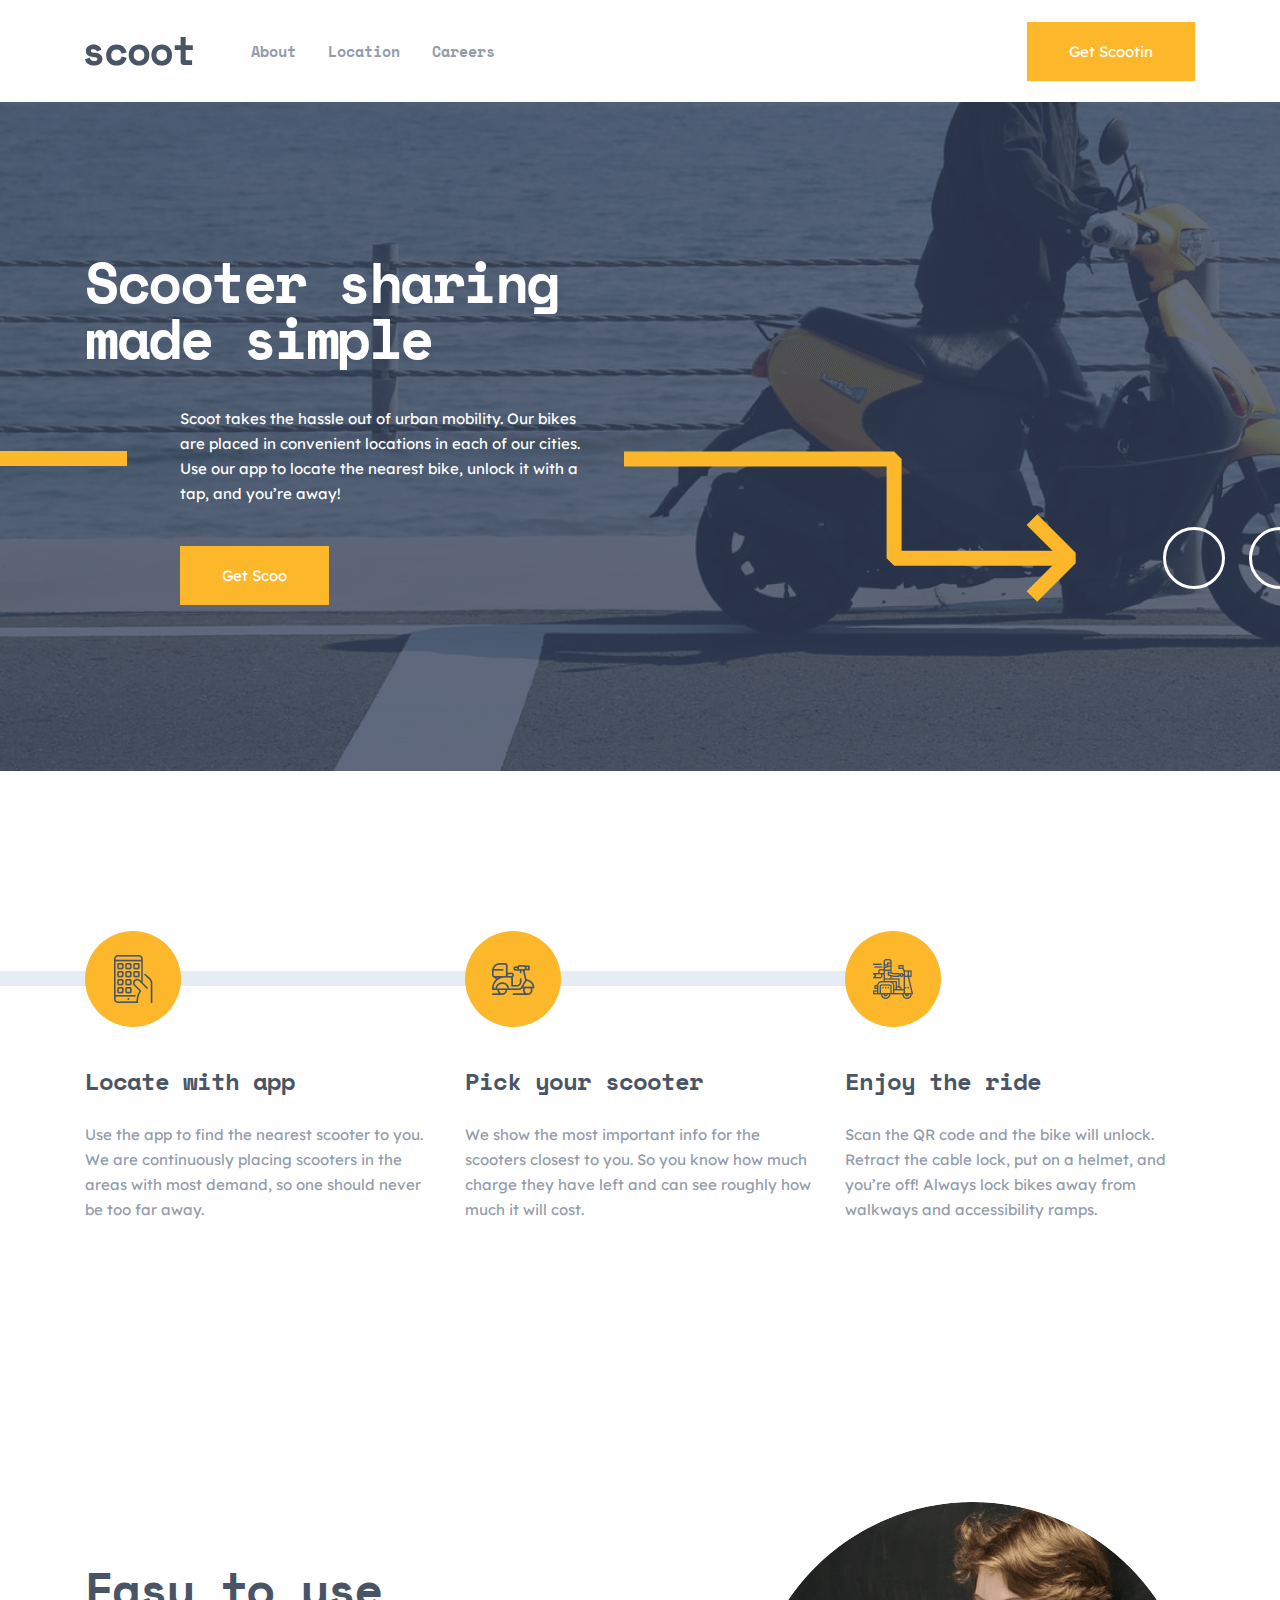
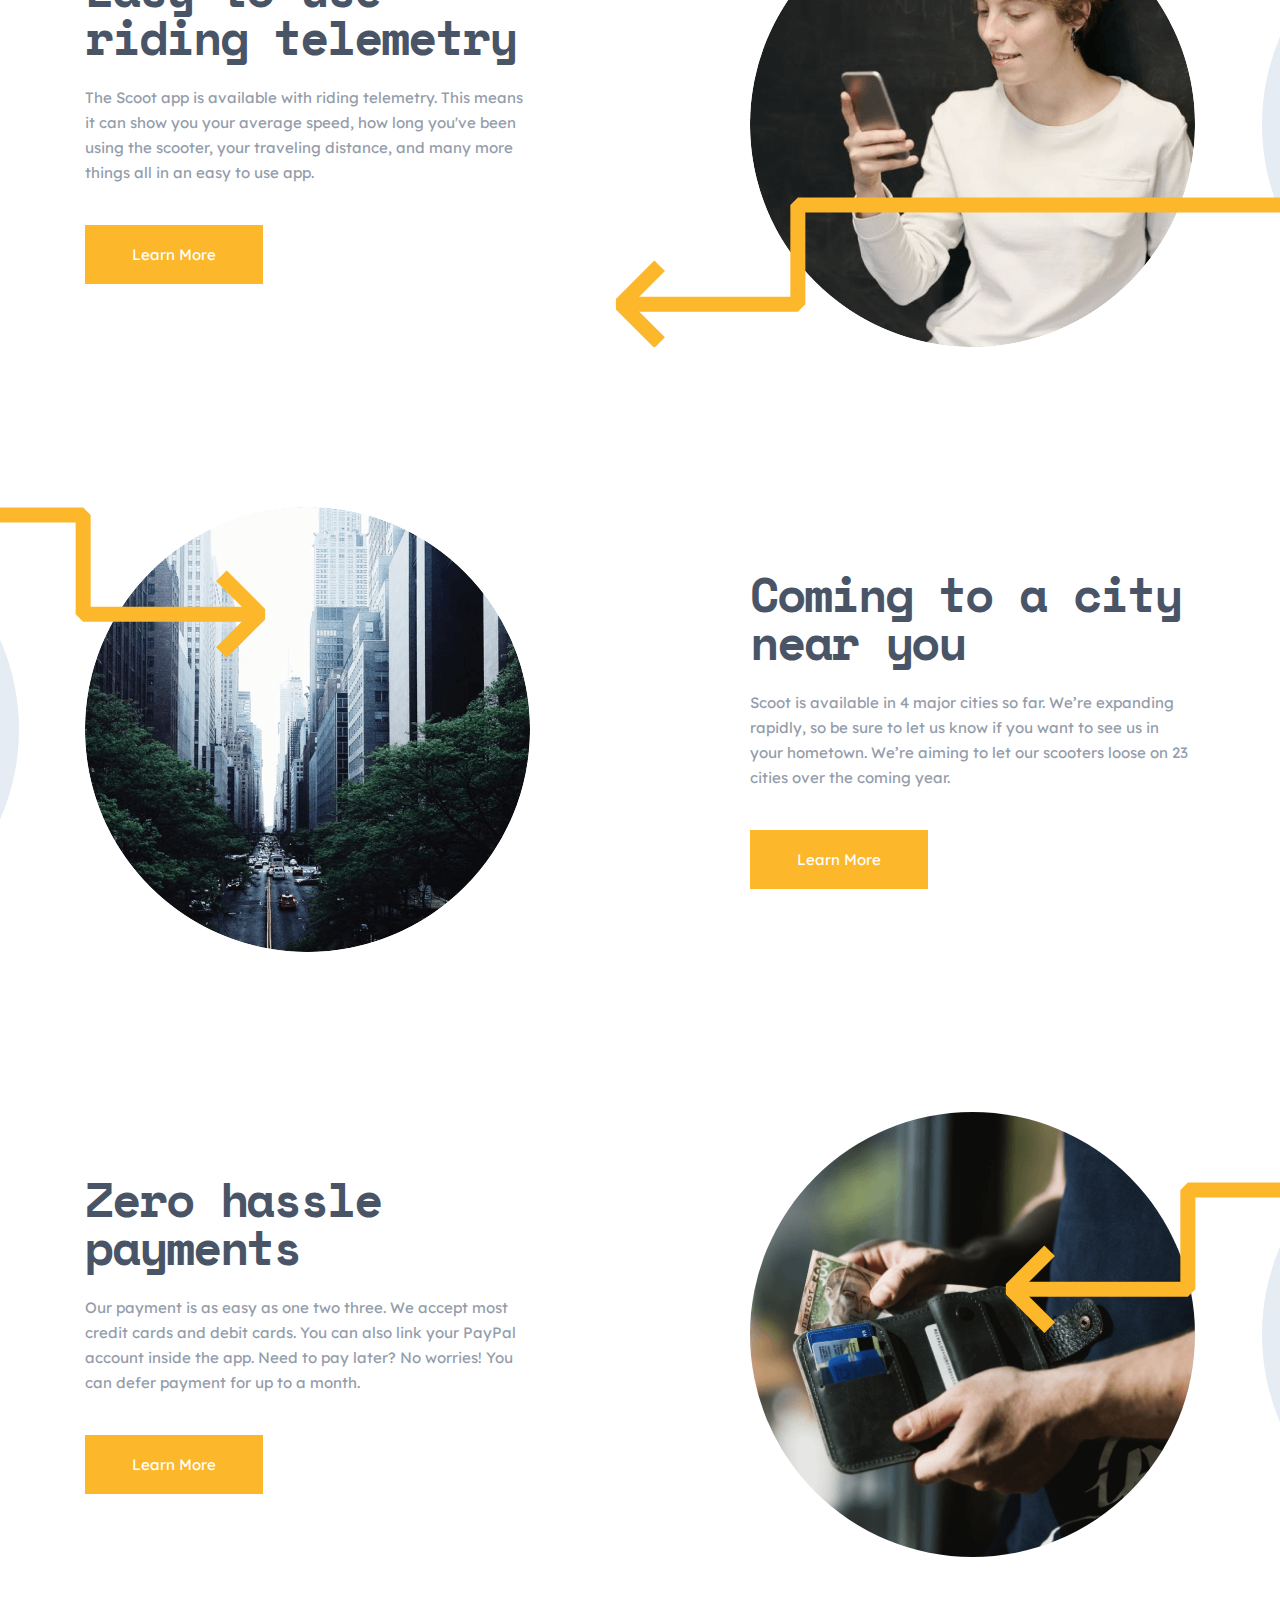
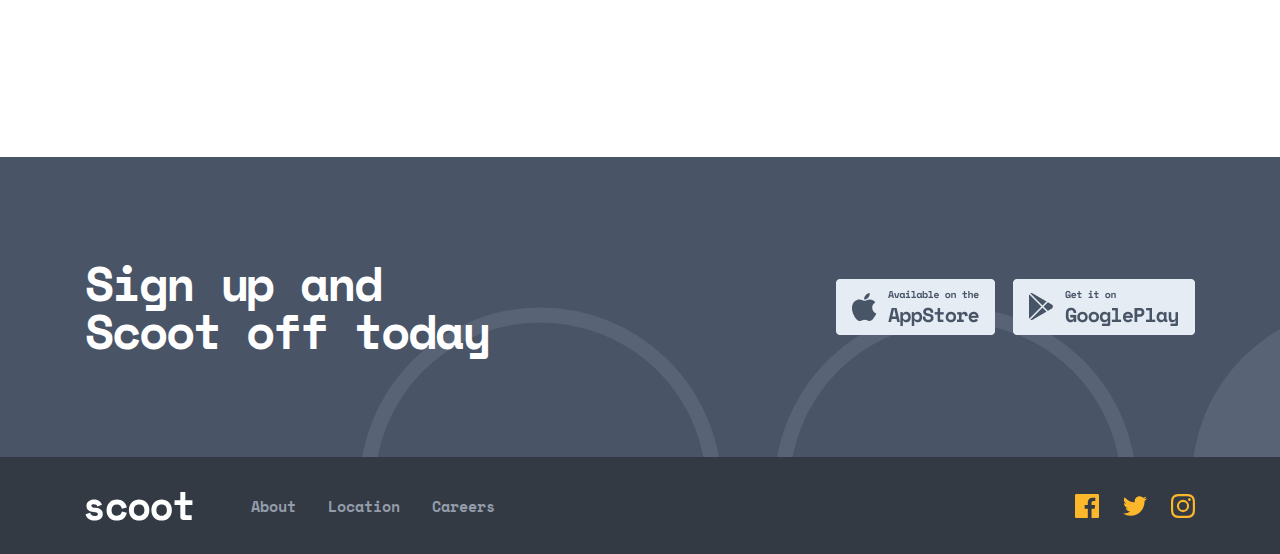
<file: index.html>
<!DOCTYPE html>
<html lang="en">

<head>
  <meta charset="UTF-8">
  <meta http-equiv="X-UA-Compatible" content="IE=edge">
  <meta name="viewport" content="width=device-width, initial-scale=1.0">
  <title>Scoot</title>
  <link rel="stylesheet" href="css/normalize-mini.css">
  <link rel="stylesheet" href="css/style.css">
</head>

<body>

  <header class="side__header">
    <div class="container header__container">
      <div class="logo">
        <a class="logo-link" href="index.html"><img class="logo-img" src="img/logo-header.svg" alt="logo img"
            width="108" height="29"></a>
      </div>
      <nav class="navbar">
        <ul class="navbar__list">
          <li class="navbar__item"><a class="navbar__link" href="about.html">about</a></li>
          <li class="navbar__item"><a class="navbar__link" href="location.html">location</a></li>
          <li class="navbar__item"><a class="navbar__link" href="careers.html">careers</a></li>
        </ul>
      </nav>
      <div class="buttons">
        <a href="#" class="button">Get scootin</a>
      </div>
    </div>
  </header>
  

  <main class="side__main">
    <h1 class="visually-hidden">Scooter sharing made simple</h1>
    <div class="scooter-img">
      <section class="side__hero">
        <div class="container">
          <h2 class="side__hero-heading">Scooter sharing made simple</h2>
          <div class="side__hero-center">
            <p class="side__hero-text">Scoot takes the hassle out of urban mobility. Our bikes are placed in
              convenient locations in each of our cities. Use our app to locate the nearest bike, unlock it with a
              tap, and you’re away!</p>
            <a href="#" class="button">get scoo</a>
          </div>
        </div>
      </section>
    </div>

    <section class="enjoy__section">
      <div class="container">
        <ul class="enjoy__list">
          <li class="enjoy__item app">
            <h2 class="enjoy__heading">Locate with app</h2>
            <p class="enjoy__text">Use the app to find the nearest scooter to you. We are continuously placing scooters
              in the areas with most demand, so one should never be too far away. </p>
          </li>
          <li class="enjoy__item scootering">
            <h2 class="enjoy__heading">Pick your scooter</h2>
            <p class="enjoy__text">We show the most important info for the scooters closest to you. So you know how much
              charge they have left and can see roughly how much it will cost.</p>
          </li>
          <li class="enjoy__item ride">
            <h2 class="enjoy__heading">Enjoy the ride</h2>
            <p class="enjoy__text">Scan the QR code and the bike will unlock. Retract the cable lock, put on a helmet,
              and you’re off! Always lock bikes away from walkways and accessibility ramps.</p>
          </li>
        </ul>
      </div>
    </section>

    <section class="features__section">
      <div class="container">
        <ul class="features__list">
          <li class="features__item">
            <div class="features__left">
              <h2 class="features__heading">Easy to use
                riding telemetry</h2>
              <p class="features__text">The Scoot app is available with riding telemetry. This means it can show you
                your average speed, how long you've been using the scooter, your traveling distance, and many more
                things all in an easy to use app.</p>
              <a class="button features__button" href="#">Learn More</a>
            </div>
            <div class="features__right oval__people1">
              <img class="features__peop1" src="img/ovalimg1.png" alt="foto" width="445" height="445">
            </div>
          </li>

          <li class="features__item">
            <div class="features__right">
              <h2 class="features__heading">Coming to a city near you</h2>
              <p class="features__text">Scoot is available in 4 major cities so far. We’re expanding rapidly, so be sure
                to let us know if you want to see us in your hometown. We’re aiming to let our scooters loose on 23
                cities over the coming year.</p>
              <a class="button features__button" href="#">Learn More</a>
            </div>
            <div class="features__left oval__people2">
              <img class="features__peop1" src="img/ovalimg2.png" alt="foto" width="445" height="445">
            </div>
          </li>

          <li class="features__item">
            <div class="features__left">
              <h2 class="features__heading">Zero hassle payments</h2>
              <p class="features__text">Our payment is as easy as one two three. We accept most credit cards and debit
                cards. You can also link your PayPal account inside the app. Need to pay later? No worries! You can
                defer payment for up to a month.</p>
              <a class="button features__button" href="#">Learn More</a>
            </div>
            <div class="features__right oval__people3">
              <img class="features__peop1" src="img/ovalimg3.png" alt="foto" width="445" height="445">
            </div>
          </li>
        </ul>
      </div>
    </section>

    <section class="signup__section">
      <div class="container signup__container">
        <h2 class="signup__heading">Sign up and Scoot off today</h2>
        <div class="app__box">
          <a class="app__link" href="#" target="_blank"><img class="app__img" src="img/applestore.png" alt="app"
              width="159" height="56"></a>
          <a class="app__link" href="#" target="_blank"><img class="app__img" src="img/google.png" alt="app" width="182"
              height="56"></a>
        </div>
      </div>
    </section>
  </main>

  <footer class="side__footer">
    <div class="container footer__container">
      <div class="logo">
        <a class="logo-link" href="index.html"><img class="logo-img" src="img/logo-footer.svg" alt="logo img"
            width="108" height="29"></a>
      </div>
      <nav class="navbar">
        <ul class="navbar__list">
          <li class="navbar__item"><a class="navbar__link" href="about.html">about</a></li>
          <li class="navbar__item"><a class="navbar__link" href="location.html">location</a></li>
          <li class="navbar__item"><a class="navbar__link" href="careers.html">careers</a></li>
        </ul>
      </nav>
      <ul class="footer__list">
        <li class="footer__item">
          <a class="footer_link" href="#" target="_blank">
            <svg class="footer__img" width="24" height="24" fill="none" xmlns="http://www.w3.org/2000/svg">
              <path
                d="M22.675 0H1.325C.593 0 0 .593 0 1.325v21.351C0 23.407.593 24 1.325 24H12.82v-9.294H9.692v-3.622h3.128V8.413c0-3.1 1.893-4.788 4.659-4.788 1.325 0 2.463.099 2.795.143v3.24l-1.918.001c-1.504 0-1.795.715-1.795 1.763v2.313h3.587l-.467 3.622h-3.12V24h6.116c.73 0 1.323-.593 1.323-1.325V1.325C24 .593 23.407 0 22.675 0z">
            </svg>
          </a>
        </li>
        <li class="footer__item">
          <a class="footer_link" href="#" target="_blank">
            <svg class="footer__img" width="24" height="20" fill="none" xmlns="http://www.w3.org/2000/svg">
              <path
                d="M24 2.557a9.83 9.83 0 01-2.828.775A4.932 4.932 0 0023.337.608a9.864 9.864 0 01-3.127 1.195A4.916 4.916 0 0016.616.248c-3.179 0-5.515 2.966-4.797 6.045A13.978 13.978 0 011.671 1.149a4.93 4.93 0 001.523 6.574 4.903 4.903 0 01-2.229-.616c-.054 2.281 1.581 4.415 3.949 4.89a4.935 4.935 0 01-2.224.084 4.928 4.928 0 004.6 3.419A9.9 9.9 0 010 17.54a13.94 13.94 0 007.548 2.212c9.142 0 14.307-7.721 13.995-14.646A10.025 10.025 0 0024 2.557z">
            </svg>
          </a>
        </li>
        <li class="footer__item">
          <a class="footer_link" href="#" target="_blank">
            <svg class="footer__img" width="24" height="24" fill="none" xmlns="http://www.w3.org/2000/svg">
              <path fill-rule="evenodd" clip-rule="evenodd"
                d="M12 0C8.741 0 8.333.014 7.053.072 2.695.272.273 2.69.073 7.052.014 8.333 0 8.741 0 12c0 3.259.014 3.668.072 4.948.2 4.358 2.618 6.78 6.98 6.98C8.333 23.986 8.741 24 12 24c3.259 0 3.668-.014 4.948-.072 4.354-.2 6.782-2.618 6.979-6.98.059-1.28.073-1.689.073-4.948 0-3.259-.014-3.667-.072-4.947-.196-4.354-2.617-6.78-6.979-6.98C15.668.014 15.259 0 12 0zm0 2.163c3.204 0 3.584.012 4.85.07 3.252.148 4.771 1.691 4.919 4.919.058 1.265.069 1.645.069 4.849 0 3.205-.012 3.584-.069 4.849-.149 3.225-1.664 4.771-4.919 4.919-1.266.058-1.644.07-4.85.07-3.204 0-3.584-.012-4.849-.07-3.26-.149-4.771-1.699-4.919-4.92-.058-1.265-.07-1.644-.07-4.849 0-3.204.013-3.583.07-4.849.149-3.227 1.664-4.771 4.919-4.919 1.266-.057 1.645-.069 4.849-.069zM5.838 12a6.162 6.162 0 1112.324 0 6.162 6.162 0 01-12.324 0zM12 16a4 4 0 110-8 4 4 0 010 8zm4.965-10.405a1.44 1.44 0 112.881.001 1.44 1.44 0 01-2.881-.001z">
            </svg>
          </a>
        </li>
      </ul>
    </div>
  </footer>

  <script src="js/main.js"></script>
</body>

</html>
</file>
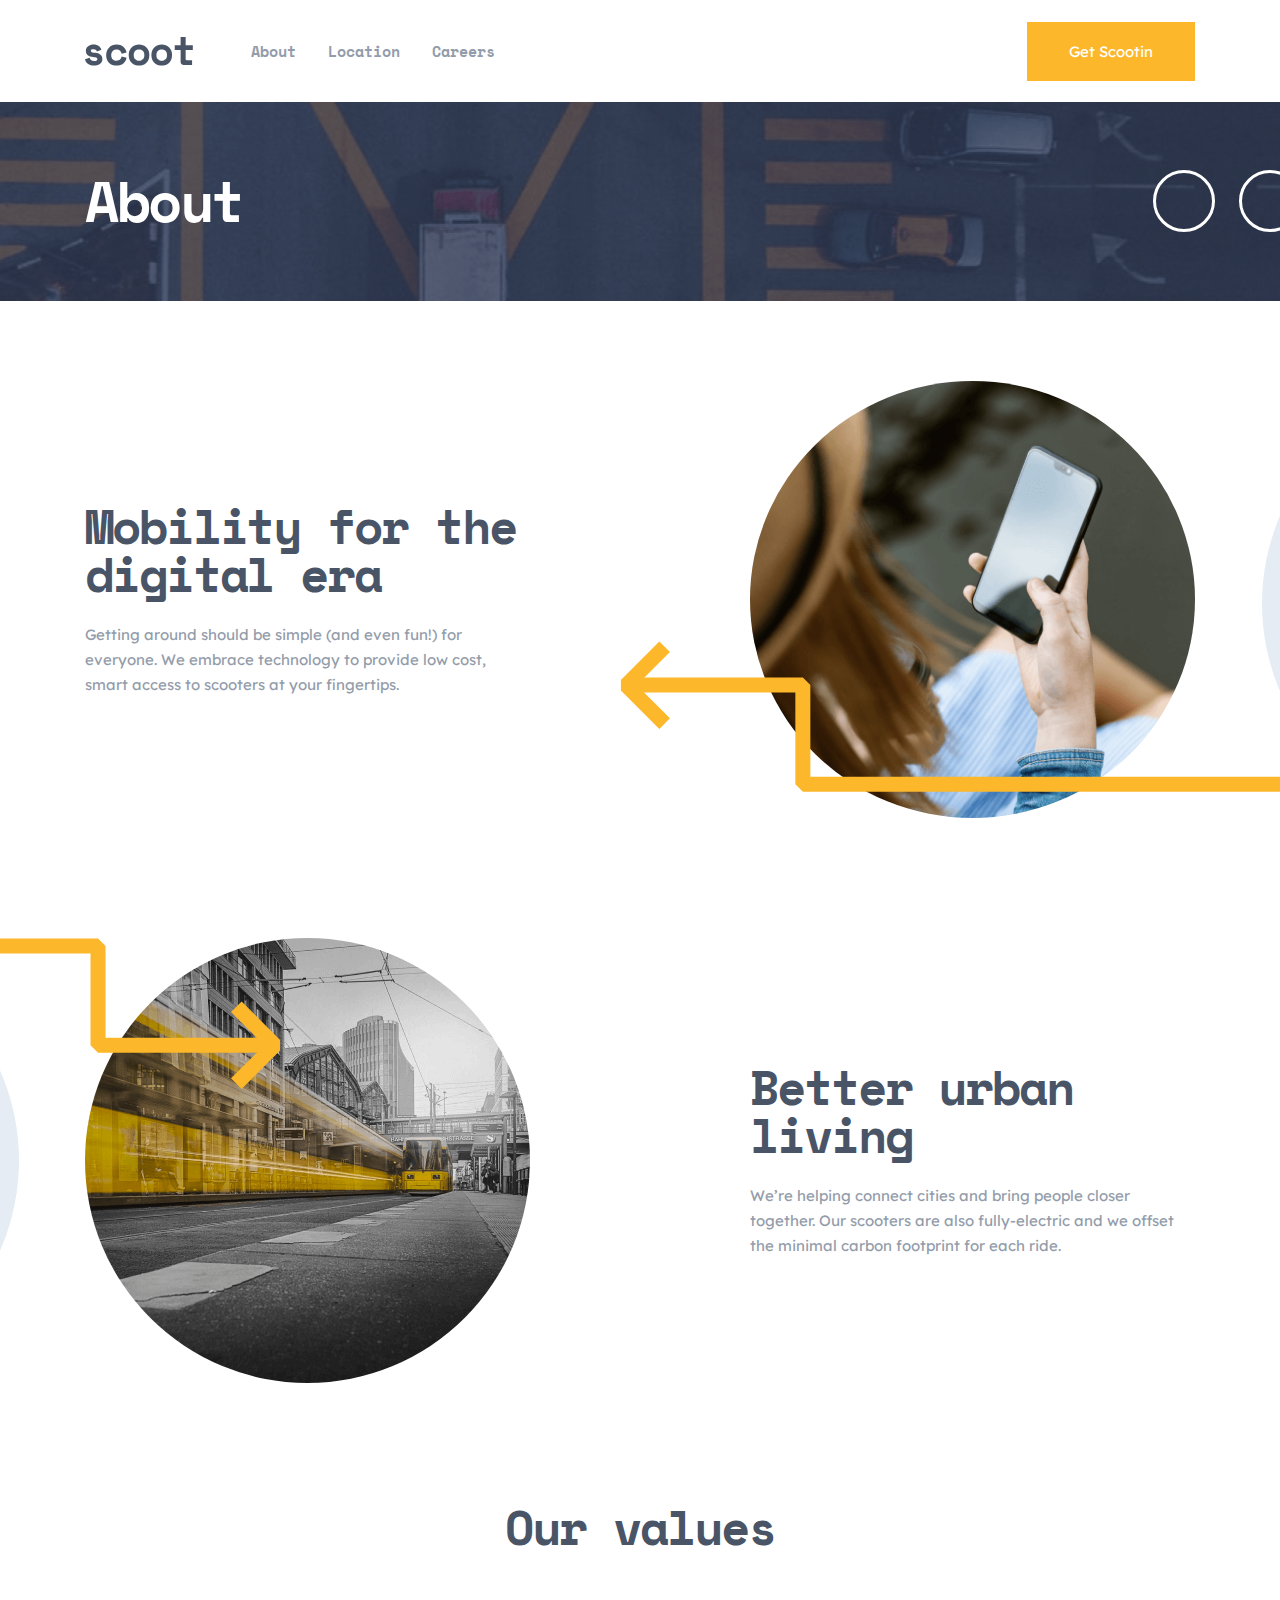
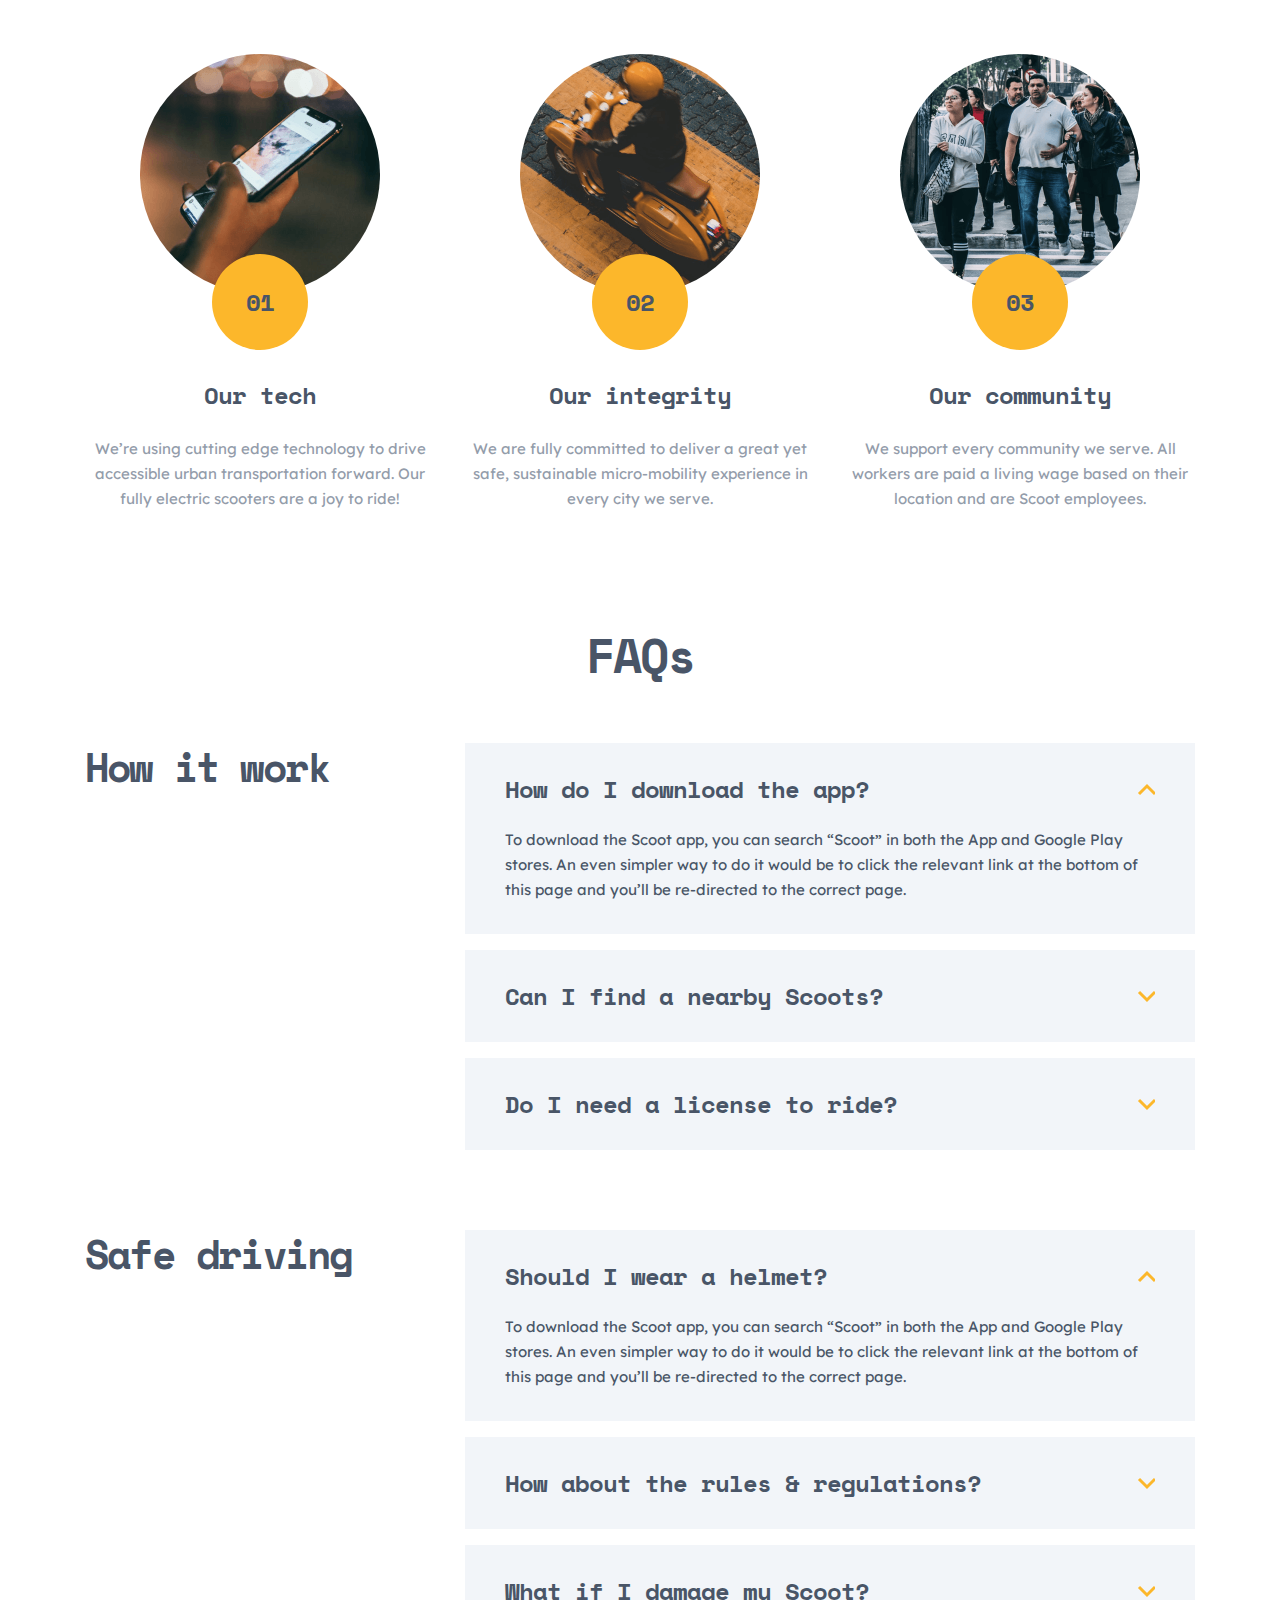
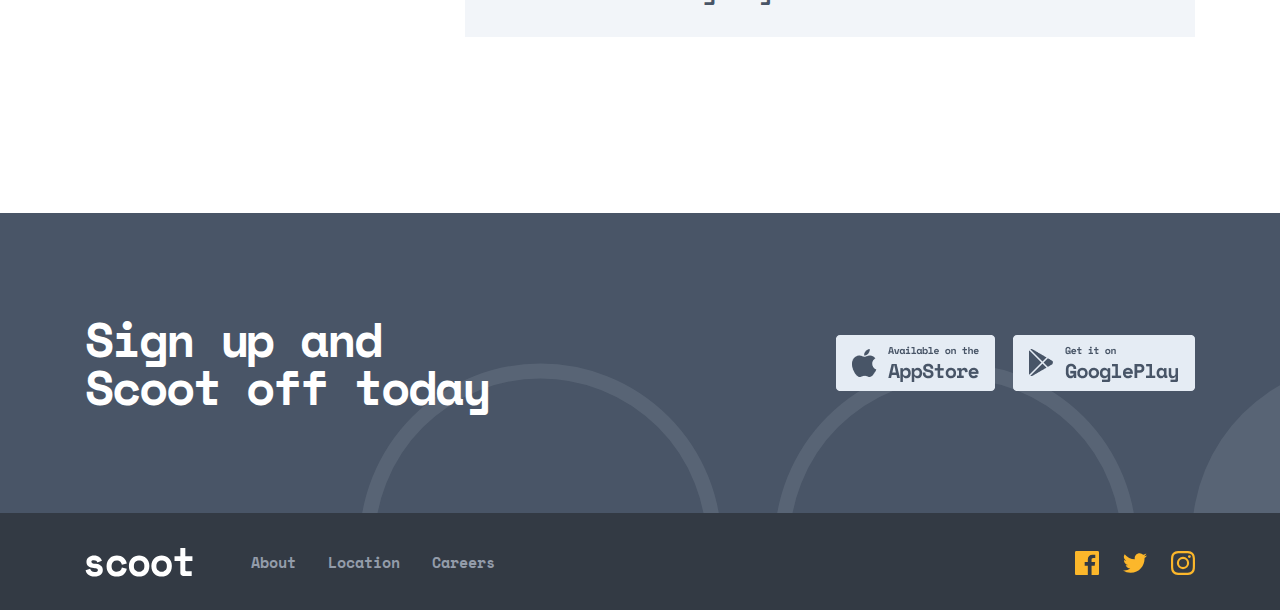
<file: about.html>
<!DOCTYPE html>
<html lang="en">
<head>
  <meta charset="UTF-8">
  <meta http-equiv="X-UA-Compatible" content="IE=edge">
  <meta name="viewport" content="width=device-width, initial-scale=1.0">
  <title>About</title>
  <link rel="stylesheet" href="css/normalize-mini.css">
  <link rel="stylesheet" href="css/style.css">
</head>
<body>
  <header class="side__header">
    <div class="container header__container">
      <div class="logo">
        <a class="logo-link" href="index.html"><img class="logo-img" src="img/logo-header.svg" alt="logo img"
            width="108" height="29"></a>
      </div>
      <nav class="navbar">
        <ul class="navbar__list">
          <li class="navbar__item"><a class="navbar__link" href="about.html">about</a></li>
          <li class="navbar__item"><a class="navbar__link" href="location.html">location</a></li>
          <li class="navbar__item"><a class="navbar__link" href="careers.html">careers</a></li>
        </ul>
      </nav>
      <div class="buttons">
        <a href="#" class="button">Get scootin</a>
      </div>
    </div>
  </header>

  <main class="side__main">
    <h1 class="visually-hidden">About scoot</h1>
    <div class="about__bgimg">
      <section class="about__hero">
        <div class="container">
          <h2 class="about__heading">About</h2>
        </div>
      </section>
    </div>

    <section class="features__about">
      <div class="container">
        <ul class="features__list">
          <li class="features__item feature__about-item">
            <div class="features__left">
              <h2 class="features__heading">Mobility for the digital era</h2>
              <p class="features__text about__feature-text">Getting around should be simple (and even fun!) for everyone. We embrace technology to provide low cost, smart access to scooters at your fingertips.</p>
            </div>
            <div class="features__right oval__people4">
              <img class="features__peop1" src="img/ovalimg4.png" alt="foto" width="445" height="445">
            </div>
          </li>

          <li class="features__item feature__about-item">
            <div class="features__right">
              <h2 class="features__heading">Better urban living</h2>
              <p class="features__text about__feature-text">We’re helping connect cities and bring people closer together. Our scooters are also fully-electric and we offset the minimal carbon footprint for each ride.</p>
            </div>
            <div class="features__left oval__people5">
              <img class="features__peop1" src="img/ovalimg5.png" alt="foto" width="445" height="445">
            </div>
          </li>
        </ul>
      </div>
    </section>

    <section class="values__section">
      <div class="container">
        <h2 class="values__heading">Our values</h2>
        <ul class="values__list">
          <li class="values__item values__one">
            <span class="value__numb">01</span>
            <h3 class="value__heading">Our tech</h3>
            <p class="value__text">We’re using cutting edge technology to drive accessible urban transportation forward. Our fully electric scooters are a joy to ride! </p>
          </li>

          <li class="values__item values__two">
            <span class="value__numb">02</span>
            <h3 class="value__heading">Our integrity</h3>
            <p class="value__text">We are fully committed to deliver a great yet safe, sustainable micro-mobility experience in every city we serve.</p>
          </li>

          <li class="values__item values__three">
            <span class="value__numb">03</span>
            <h3 class="value__heading">Our community</h3>
            <p class="value__text">We support every community we serve. All workers are paid a living wage based on their location and are Scoot employees.</p>
          </li>
        </ul>
      </div>
    </section>

    <section class="faqs__section">
      <div class="container">
        <h2 class="faqs__heading">FAQs</h2>
        <section class="faqs__top">
          <h3 class="faq__heading">How it work</h3>
          <ul class="faq__list">
            <li class="faq__item faq__item--open">
              <div class="faq__header">
                <h4 class="faq__question">How do I download the app?</h4>
                <button class="faq__btn" type="button"></button>
              </div>
              <p class="faq__text">To download the Scoot app, you can search “Scoot” in both the App and Google Play stores. An even simpler way to do it would be to click the relevant link at the bottom of this page and you’ll be re-directed to the correct page.</p>
            </li>

            <li class="faq__item">
              <div class="faq__header">
                <h4 class="faq__question">Can I find a nearby Scoots?</h4>
                <button class="faq__btn" type="button"></button>
              </div>
              <p class="faq__text">To download the Scoot app, you can search “Scoot” in both the App and Google Play stores. An even simpler way to do it would be to click the relevant link at the bottom of this page and you’ll be re-directed to the correct page.</p>
            </li>

            <li class="faq__item">
              <div class="faq__header">
                <h4 class="faq__question">Do I need a license to ride?</h4>
                <button class="faq__btn" type="button"></button>
              </div>
              <p class="faq__text">To download the Scoot app, you can search “Scoot” in both the App and Google Play stores. An even simpler way to do it would be to click the relevant link at the bottom of this page and you’ll be re-directed to the correct page.</p>
            </li>
          </ul>
        </section>
        <section class="faqs__top">
          <h3 class="faq__heading">Safe driving</h3>
          <ul class="faq__list">
            <li class="faq__item faq__item--open">
              <div class="faq__header">
                <h4 class="faq__question">Should I wear a helmet?</h4>
                <button class="faq__btn" type="button"></button>
              </div>
              <p class="faq__text">To download the Scoot app, you can search “Scoot” in both the App and Google Play stores. An even simpler way to do it would be to click the relevant link at the bottom of this page and you’ll be re-directed to the correct page.</p>
            </li>

            <li class="faq__item">
              <div class="faq__header">
                <h4 class="faq__question">How about the rules & regulations?</h4>
                <button class="faq__btn" type="button"></button>
              </div>
              <p class="faq__text">To download the Scoot app, you can search “Scoot” in both the App and Google Play stores. An even simpler way to do it would be to click the relevant link at the bottom of this page and you’ll be re-directed to the correct page.</p>
            </li>

            <li class="faq__item">
              <div class="faq__header">
                <h4 class="faq__question">What if I damage my Scoot?</h4>
                <button class="faq__btn" type="button"></button>
              </div>
              <p class="faq__text">To download the Scoot app, you can search “Scoot” in both the App and Google Play stores. An even simpler way to do it would be to click the relevant link at the bottom of this page and you’ll be re-directed to the correct page.</p>
            </li>
          </ul>
        </section>
      </div>
    </section>

    <section class="signup__section">
      <div class="container signup__container">
        <h2 class="signup__heading">Sign up and Scoot off today</h2>
        <div class="app__box">
          <a class="app__link" href="#" target="_blank"><img class="app__img" src="img/applestore.png" alt="app"
              width="159" height="56"></a>
          <a class="app__link" href="#" target="_blank"><img class="app__img" src="img/google.png" alt="app" width="182"
              height="56"></a>
        </div>
      </div>
    </section>
  </main>


  <footer class="side__footer">
    <div class="container footer__container">
      <div class="logo">
        <a class="logo-link" href="index.html"><img class="logo-img" src="img/logo-footer.svg" alt="logo img"
            width="108" height="29"></a>
      </div>
      <nav class="navbar">
        <ul class="navbar__list">
          <li class="navbar__item"><a class="navbar__link" href="about.html">about</a></li>
          <li class="navbar__item"><a class="navbar__link" href="location.html">location</a></li>
          <li class="navbar__item"><a class="navbar__link" href="careers.html">careers</a></li>
        </ul>
      </nav>
      <ul class="footer__list">
        <li class="footer__item">
          <a class="footer_link" href="#" target="_blank">
            <svg class="footer__img" width="24" height="24" fill="none" xmlns="http://www.w3.org/2000/svg">
              <path
                d="M22.675 0H1.325C.593 0 0 .593 0 1.325v21.351C0 23.407.593 24 1.325 24H12.82v-9.294H9.692v-3.622h3.128V8.413c0-3.1 1.893-4.788 4.659-4.788 1.325 0 2.463.099 2.795.143v3.24l-1.918.001c-1.504 0-1.795.715-1.795 1.763v2.313h3.587l-.467 3.622h-3.12V24h6.116c.73 0 1.323-.593 1.323-1.325V1.325C24 .593 23.407 0 22.675 0z">
            </svg>
          </a>
        </li>
        <li class="footer__item">
          <a class="footer_link" href="#" target="_blank">
            <svg class="footer__img" width="24" height="20" fill="none" xmlns="http://www.w3.org/2000/svg">
              <path
                d="M24 2.557a9.83 9.83 0 01-2.828.775A4.932 4.932 0 0023.337.608a9.864 9.864 0 01-3.127 1.195A4.916 4.916 0 0016.616.248c-3.179 0-5.515 2.966-4.797 6.045A13.978 13.978 0 011.671 1.149a4.93 4.93 0 001.523 6.574 4.903 4.903 0 01-2.229-.616c-.054 2.281 1.581 4.415 3.949 4.89a4.935 4.935 0 01-2.224.084 4.928 4.928 0 004.6 3.419A9.9 9.9 0 010 17.54a13.94 13.94 0 007.548 2.212c9.142 0 14.307-7.721 13.995-14.646A10.025 10.025 0 0024 2.557z">
            </svg>
          </a>
        </li>
        <li class="footer__item">
          <a class="footer_link" href="#" target="_blank">
            <svg class="footer__img" width="24" height="24" fill="none" xmlns="http://www.w3.org/2000/svg">
              <path fill-rule="evenodd" clip-rule="evenodd"
                d="M12 0C8.741 0 8.333.014 7.053.072 2.695.272.273 2.69.073 7.052.014 8.333 0 8.741 0 12c0 3.259.014 3.668.072 4.948.2 4.358 2.618 6.78 6.98 6.98C8.333 23.986 8.741 24 12 24c3.259 0 3.668-.014 4.948-.072 4.354-.2 6.782-2.618 6.979-6.98.059-1.28.073-1.689.073-4.948 0-3.259-.014-3.667-.072-4.947-.196-4.354-2.617-6.78-6.979-6.98C15.668.014 15.259 0 12 0zm0 2.163c3.204 0 3.584.012 4.85.07 3.252.148 4.771 1.691 4.919 4.919.058 1.265.069 1.645.069 4.849 0 3.205-.012 3.584-.069 4.849-.149 3.225-1.664 4.771-4.919 4.919-1.266.058-1.644.07-4.85.07-3.204 0-3.584-.012-4.849-.07-3.26-.149-4.771-1.699-4.919-4.92-.058-1.265-.07-1.644-.07-4.849 0-3.204.013-3.583.07-4.849.149-3.227 1.664-4.771 4.919-4.919 1.266-.057 1.645-.069 4.849-.069zM5.838 12a6.162 6.162 0 1112.324 0 6.162 6.162 0 01-12.324 0zM12 16a4 4 0 110-8 4 4 0 010 8zm4.965-10.405a1.44 1.44 0 112.881.001 1.44 1.44 0 01-2.881-.001z">
            </svg>
          </a>
        </li>
      </ul>
    </div>
  </footer>

  <script src="js/main.js"></script>
</body>
</html>
</file>
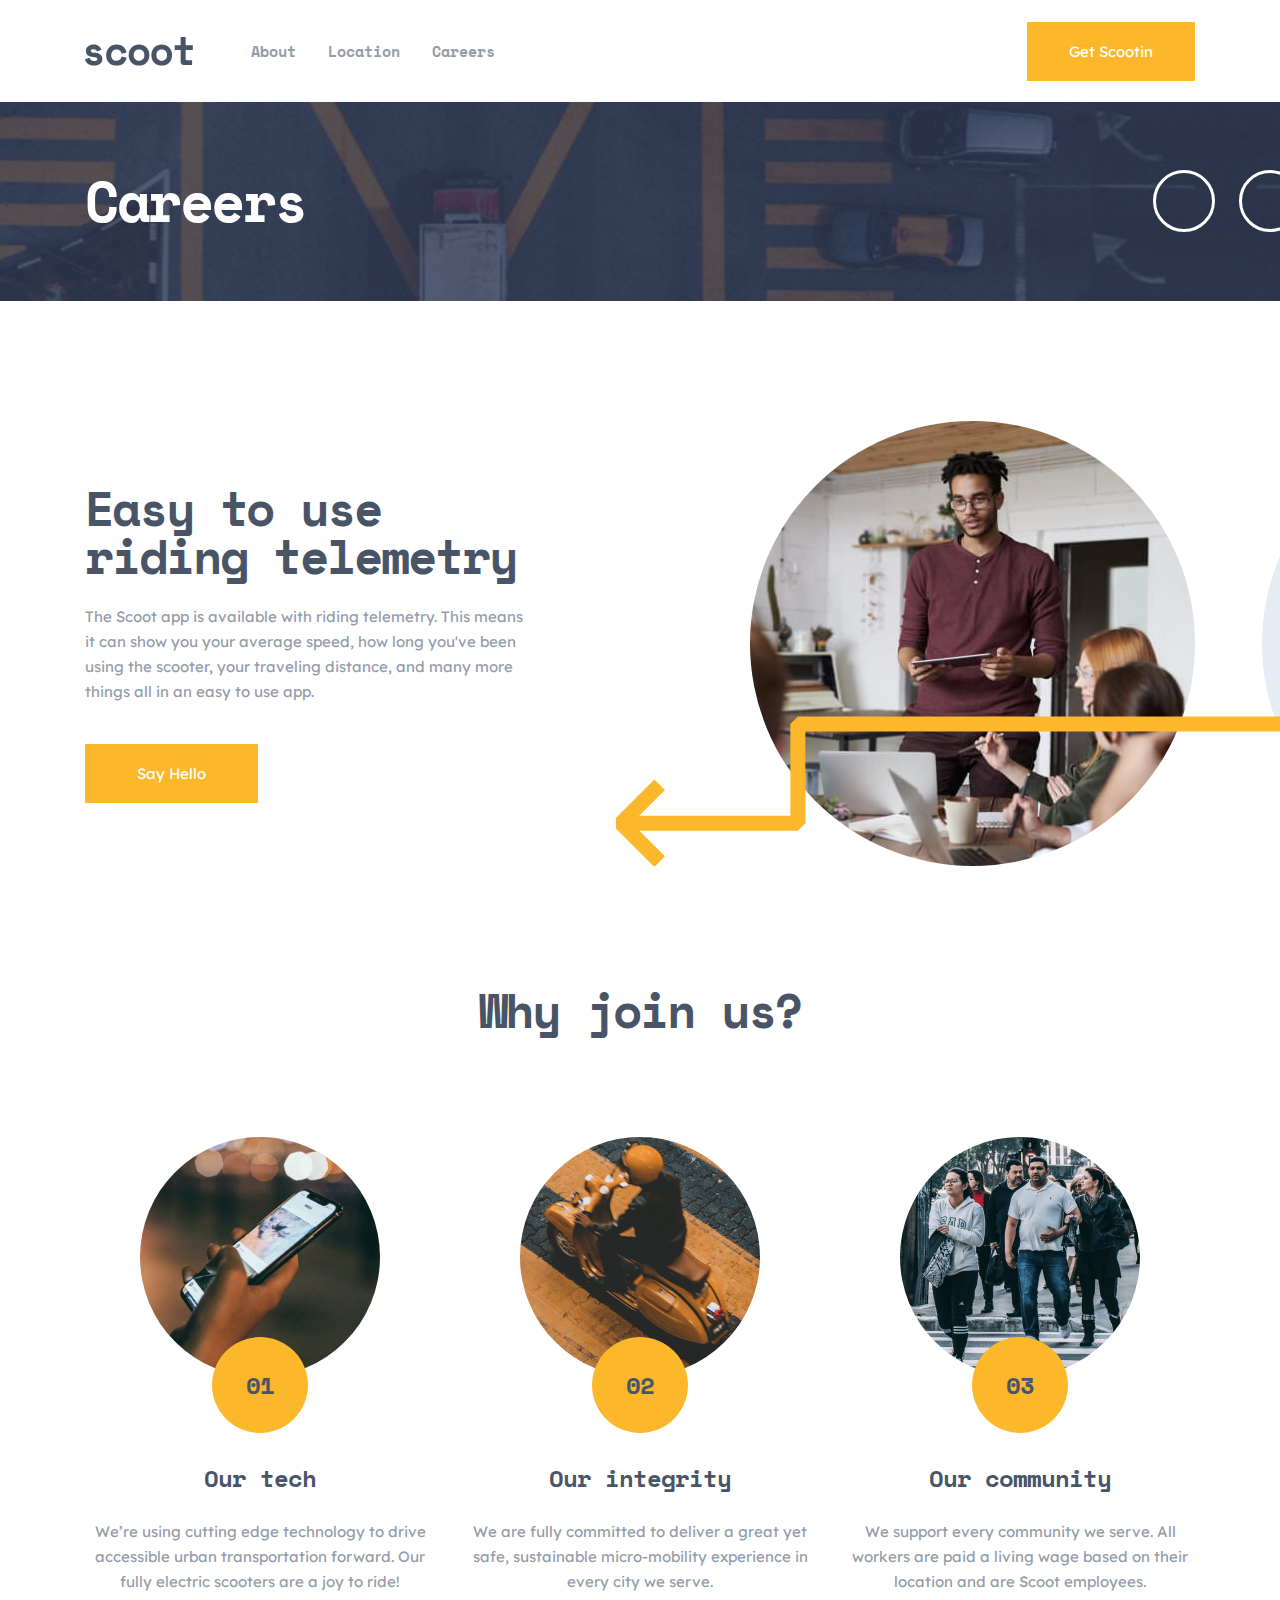
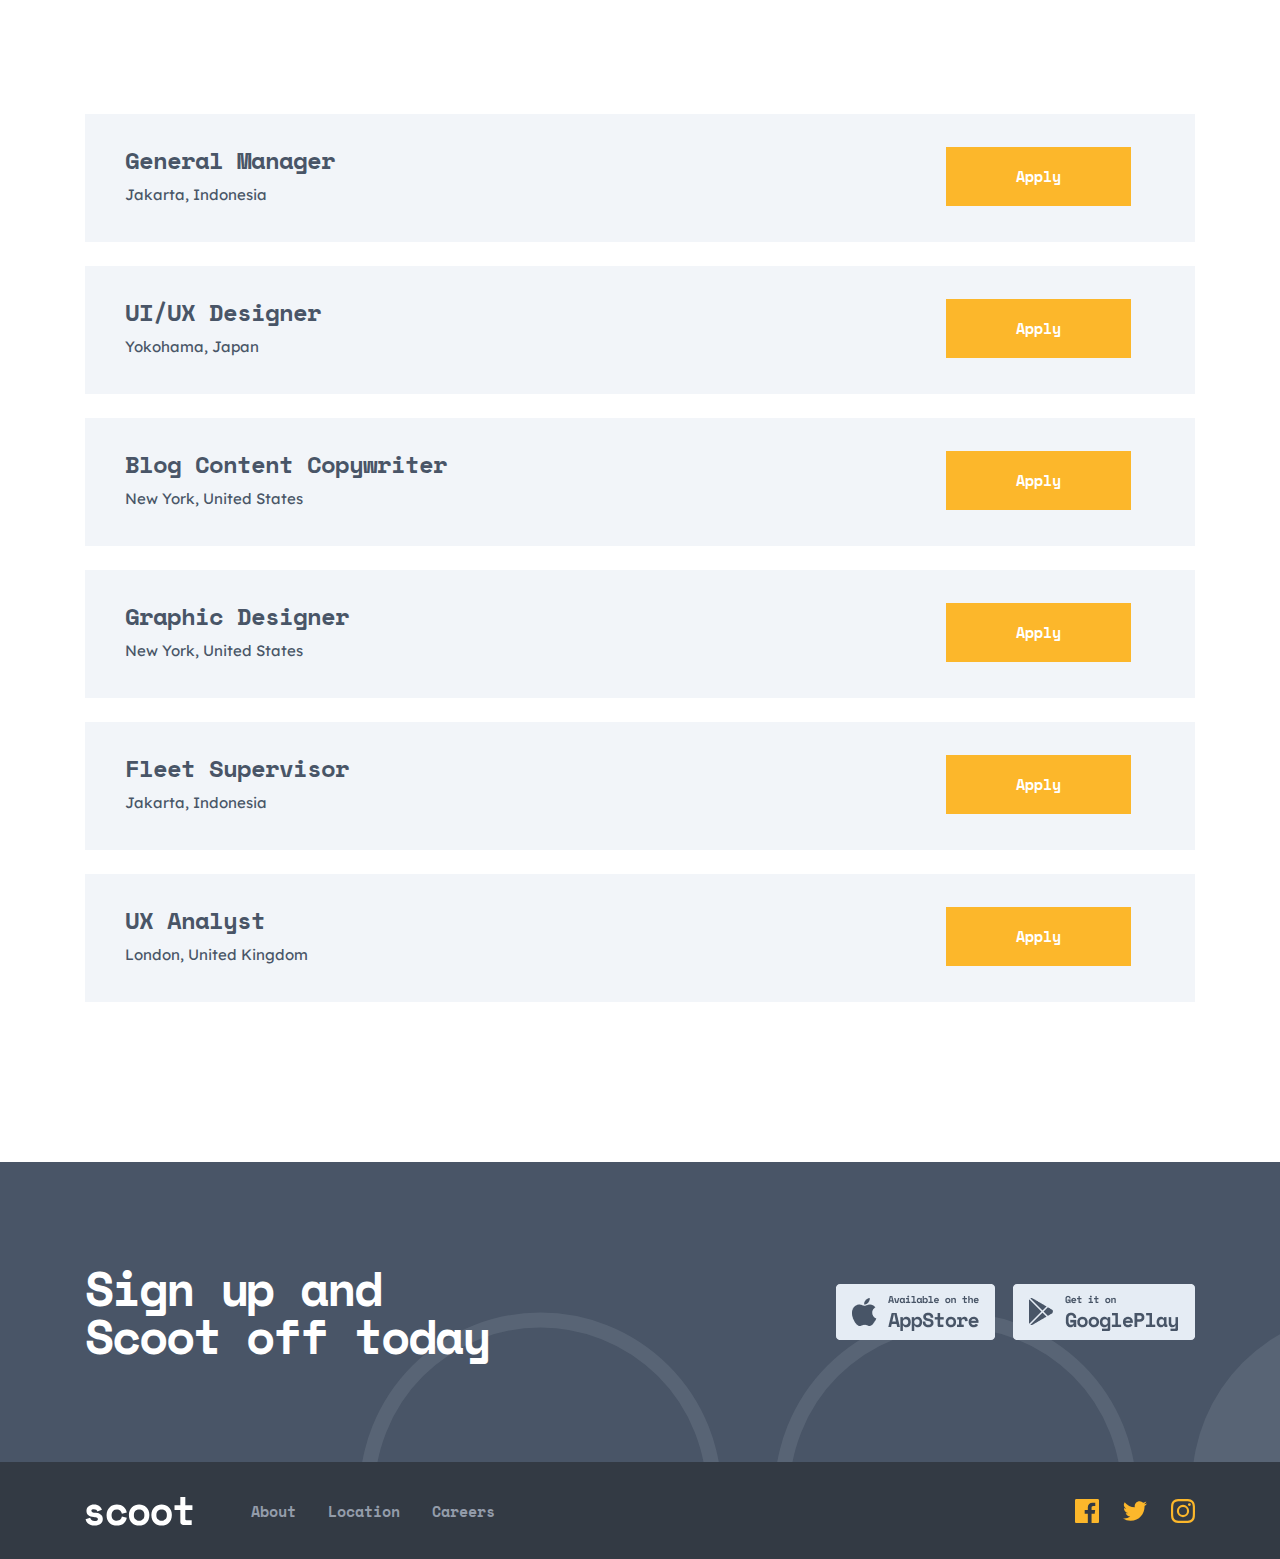
<file: careers.html>
<!DOCTYPE html>
<html lang="en">
<head>
  <meta charset="UTF-8">
  <meta http-equiv="X-UA-Compatible" content="IE=edge">
  <meta name="viewport" content="width=device-width, initial-scale=1.0">
  <title>Careers</title>
  <link rel="stylesheet" href="css/normalize-mini.css">
  <link rel="stylesheet" href="css/style.css">
</head>
<body>
  <header class="side__header">
    <div class="container header__container">
      <div class="logo">
        <a class="logo-link" href="index.html"><img class="logo-img" src="img/logo-header.svg" alt="logo img"
            width="108" height="29"></a>
      </div>
      <nav class="navbar">
        <ul class="navbar__list">
          <li class="navbar__item"><a class="navbar__link" href="about.html">about</a></li>
          <li class="navbar__item"><a class="navbar__link" href="location.html">location</a></li>
          <li class="navbar__item"><a class="navbar__link" href="careers.html">careers</a></li>
        </ul>
      </nav>
      <div class="buttons">
        <a href="#" class="button">Get scootin</a>
      </div>
    </div>
  </header>

  <main class="side__main">
    <h1 class="visually-hidden">Careers scoot</h1>
    <div class="about__bgimg">
      <section class="about__hero">
        <div class="container">
          <h2 class="about__heading">Careers</h2>
        </div>
      </section>
    </div>

    <section class="features__about careers">
      <div class="container">
        <ul class="features__list">
          <li class="features__item ">
            <div class="features__left">
              <h2 class="features__heading">Easy to use
                riding telemetry</h2>
              <p class="features__text">The Scoot app is available with riding telemetry. This means it can show you
                your average speed, how long you've been using the scooter, your traveling distance, and many more
                things all in an easy to use app.</p>
              <a class="button careers__button" href="#">Say Hello</a>
            </div>
            <div class="features__right oval__people1">
              <img class="features__peop1" src="img/ovalimg9.jpg" alt="foto" width="445" height="445">
            </div>
          </li>
        </ul>
      </div>
    </section>

    <section class="values__section carer">
      <div class="container">
        <h2 class="values__heading">Why join us?</h2>
        <ul class="values__list">
          <li class="values__item values__one">
            <span class="value__numb">01</span>
            <h3 class="value__heading">Our tech</h3>
            <p class="value__text">We’re using cutting edge technology to drive accessible urban transportation forward. Our fully electric scooters are a joy to ride! </p>
          </li>

          <li class="values__item values__two">
            <span class="value__numb">02</span>
            <h3 class="value__heading">Our integrity</h3>
            <p class="value__text">We are fully committed to deliver a great yet safe, sustainable micro-mobility experience in every city we serve.</p>
          </li>

          <li class="values__item values__three">
            <span class="value__numb">03</span>
            <h3 class="value__heading">Our community</h3>
            <p class="value__text">We support every community we serve. All workers are paid a living wage based on their location and are Scoot employees.</p>
          </li>
        </ul>
      </div>
    </section>

    <section class="apply__section">
      <h2 class="visually-hidden">Careers Apply</h2>
      <div class="container">
        <ul class="apply__list">
          <li class="apply__item">
            <div class="apply__right">
              <h3 class="apply__heading">General Manager</h3>
              <span class="apply__info">Jakarta, Indonesia</span>
            </div>
            <a class="apply__link" href="#">Apply</a>
          </li>
          <li class="apply__item">
            <div class="apply__right">
              <h3 class="apply__heading">UI/UX Designer</h3>
              <span class="apply__info">Yokohama, Japan</span>
            </div>
            <a class="apply__link" href="#">Apply</a>
          </li>
          <li class="apply__item">
            <div class="apply__right">
              <h3 class="apply__heading">Blog Content Copywriter</h3>
              <span class="apply__info">New York, United States</span>
            </div>
            <a class="apply__link" href="#">Apply</a>
          </li>
          <li class="apply__item">
            <div class="apply__right">
              <h3 class="apply__heading">Graphic Designer</h3>
              <span class="apply__info">New York, United States</span>
            </div>
            <a class="apply__link" href="#">Apply</a>
          </li>
          <li class="apply__item">
            <div class="apply__right">
              <h3 class="apply__heading">Fleet Supervisor</h3>
              <span class="apply__info">Jakarta, Indonesia</span>
            </div>
            <a class="apply__link" href="#">Apply</a>
          </li>
          <li class="apply__item">
            <div class="apply__right">
              <h3 class="apply__heading">UX Analyst</h3>
              <span class="apply__info">London, United Kingdom</span>
            </div>
            <a class="apply__link" href="#">Apply</a>
          </li>
        </ul>
      </div>
    </section>

    <section class="signup__section">
      <div class="container signup__container">
        <h2 class="signup__heading">Sign up and Scoot off today</h2>
        <div class="app__box">
          <a class="app__link" href="#" target="_blank"><img class="app__img" src="img/applestore.png" alt="app"
              width="159" height="56"></a>
          <a class="app__link" href="#" target="_blank"><img class="app__img" src="img/google.png" alt="app" width="182"
              height="56"></a>
        </div>
      </div>
    </section>
  </main>


  <footer class="side__footer">
    <div class="container footer__container">
      <div class="logo">
        <a class="logo-link" href="index.html"><img class="logo-img" src="img/logo-footer.svg" alt="logo img"
            width="108" height="29"></a>
      </div>
      <nav class="navbar">
        <ul class="navbar__list">
          <li class="navbar__item"><a class="navbar__link" href="about.html">about</a></li>
          <li class="navbar__item"><a class="navbar__link" href="location.html">location</a></li>
          <li class="navbar__item"><a class="navbar__link" href="careers.html">careers</a></li>
        </ul>
      </nav>
      <ul class="footer__list">
        <li class="footer__item">
          <a class="footer_link" href="#" target="_blank">
            <svg class="footer__img" width="24" height="24" fill="none" xmlns="http://www.w3.org/2000/svg">
              <path
                d="M22.675 0H1.325C.593 0 0 .593 0 1.325v21.351C0 23.407.593 24 1.325 24H12.82v-9.294H9.692v-3.622h3.128V8.413c0-3.1 1.893-4.788 4.659-4.788 1.325 0 2.463.099 2.795.143v3.24l-1.918.001c-1.504 0-1.795.715-1.795 1.763v2.313h3.587l-.467 3.622h-3.12V24h6.116c.73 0 1.323-.593 1.323-1.325V1.325C24 .593 23.407 0 22.675 0z">
            </svg>
          </a>
        </li>
        <li class="footer__item">
          <a class="footer_link" href="#" target="_blank">
            <svg class="footer__img" width="24" height="20" fill="none" xmlns="http://www.w3.org/2000/svg">
              <path
                d="M24 2.557a9.83 9.83 0 01-2.828.775A4.932 4.932 0 0023.337.608a9.864 9.864 0 01-3.127 1.195A4.916 4.916 0 0016.616.248c-3.179 0-5.515 2.966-4.797 6.045A13.978 13.978 0 011.671 1.149a4.93 4.93 0 001.523 6.574 4.903 4.903 0 01-2.229-.616c-.054 2.281 1.581 4.415 3.949 4.89a4.935 4.935 0 01-2.224.084 4.928 4.928 0 004.6 3.419A9.9 9.9 0 010 17.54a13.94 13.94 0 007.548 2.212c9.142 0 14.307-7.721 13.995-14.646A10.025 10.025 0 0024 2.557z">
            </svg>
          </a>
        </li>
        <li class="footer__item">
          <a class="footer_link" href="#" target="_blank">
            <svg class="footer__img" width="24" height="24" fill="none" xmlns="http://www.w3.org/2000/svg">
              <path fill-rule="evenodd" clip-rule="evenodd"
                d="M12 0C8.741 0 8.333.014 7.053.072 2.695.272.273 2.69.073 7.052.014 8.333 0 8.741 0 12c0 3.259.014 3.668.072 4.948.2 4.358 2.618 6.78 6.98 6.98C8.333 23.986 8.741 24 12 24c3.259 0 3.668-.014 4.948-.072 4.354-.2 6.782-2.618 6.979-6.98.059-1.28.073-1.689.073-4.948 0-3.259-.014-3.667-.072-4.947-.196-4.354-2.617-6.78-6.979-6.98C15.668.014 15.259 0 12 0zm0 2.163c3.204 0 3.584.012 4.85.07 3.252.148 4.771 1.691 4.919 4.919.058 1.265.069 1.645.069 4.849 0 3.205-.012 3.584-.069 4.849-.149 3.225-1.664 4.771-4.919 4.919-1.266.058-1.644.07-4.85.07-3.204 0-3.584-.012-4.849-.07-3.26-.149-4.771-1.699-4.919-4.92-.058-1.265-.07-1.644-.07-4.849 0-3.204.013-3.583.07-4.849.149-3.227 1.664-4.771 4.919-4.919 1.266-.057 1.645-.069 4.849-.069zM5.838 12a6.162 6.162 0 1112.324 0 6.162 6.162 0 01-12.324 0zM12 16a4 4 0 110-8 4 4 0 010 8zm4.965-10.405a1.44 1.44 0 112.881.001 1.44 1.44 0 01-2.881-.001z">
            </svg>
          </a>
        </li>
      </ul>
    </div>
  </footer>

  <script src="js/main.js"></script>
</body>
</html>
</file>
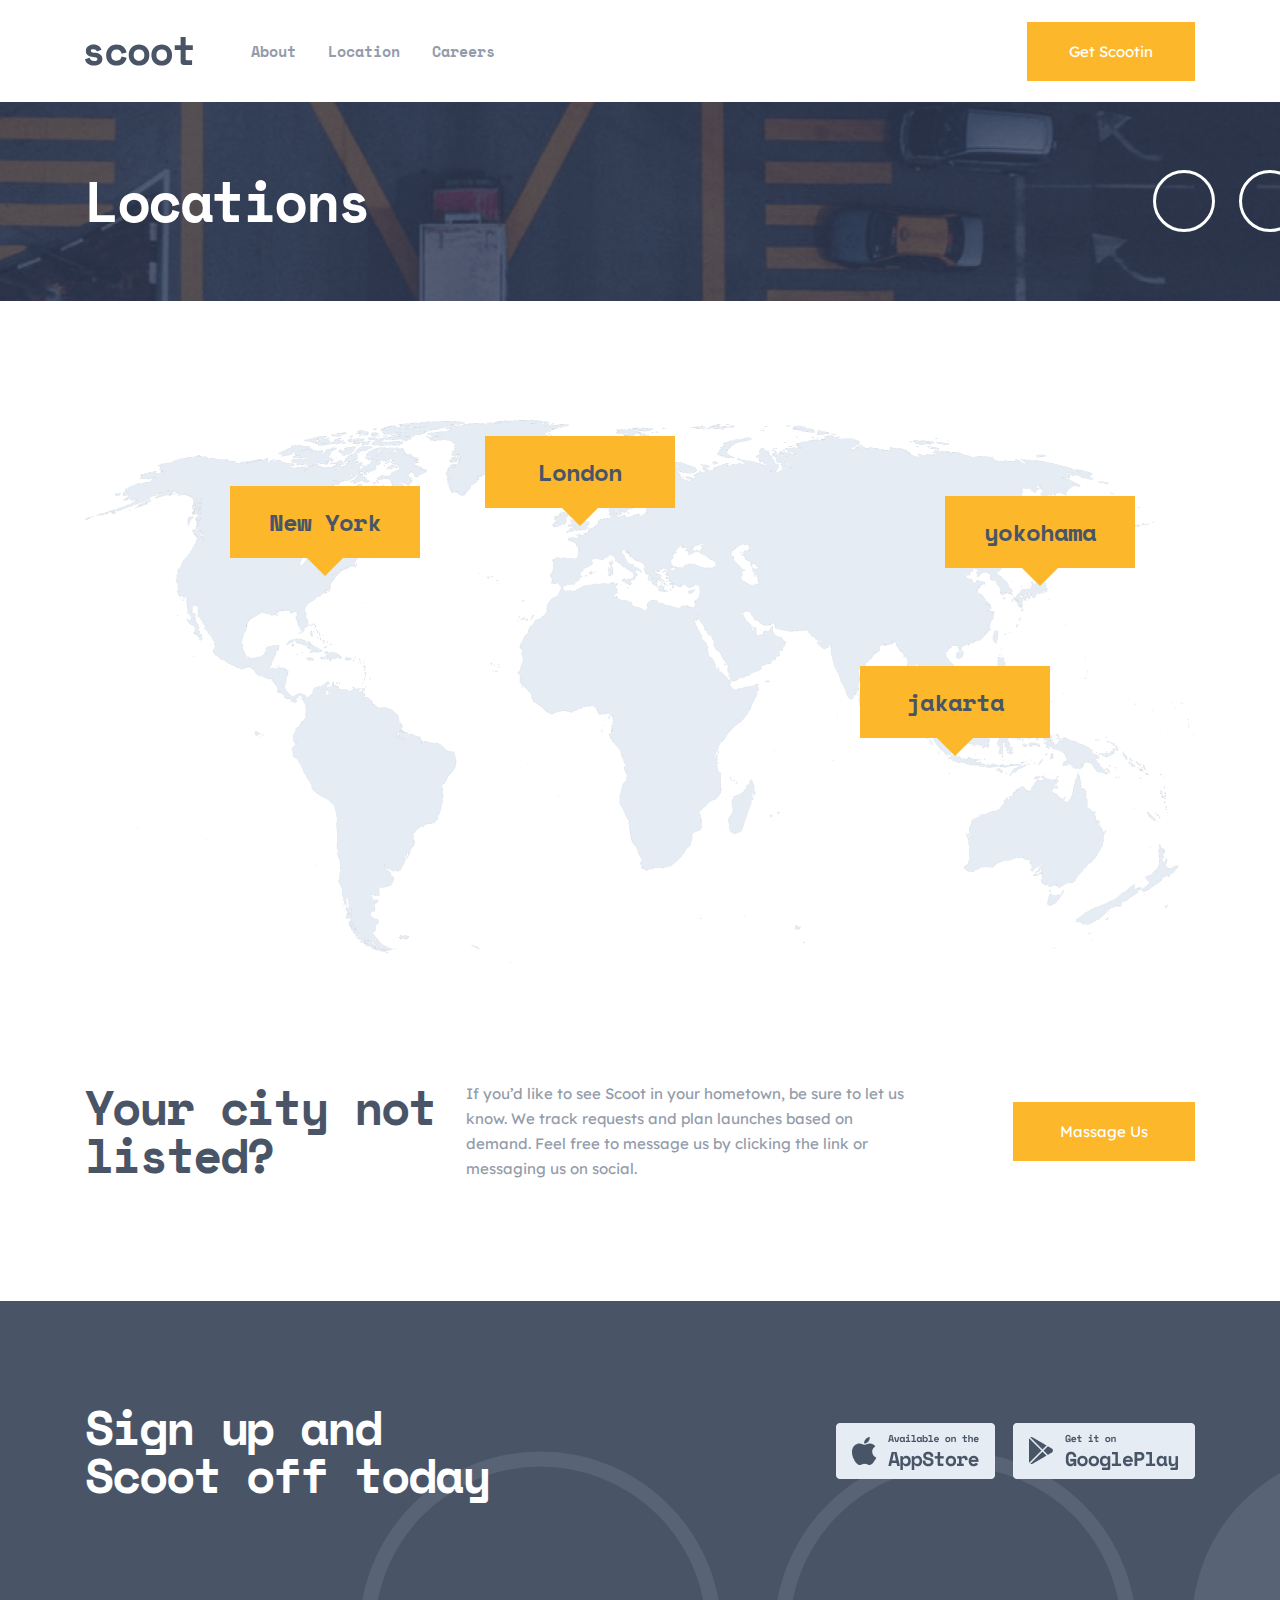
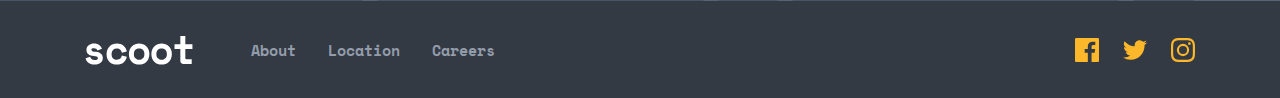
<file: location.html>
<!DOCTYPE html>
<html lang="en">
<head>
  <meta charset="UTF-8">
  <meta http-equiv="X-UA-Compatible" content="IE=edge">
  <meta name="viewport" content="width=device-width, initial-scale=1.0">
  <title>Careers</title>
  <link rel="stylesheet" href="css/normalize-mini.css">
  <link rel="stylesheet" href="css/style.css">
</head>
<body>
  <header class="side__header">
    <div class="container header__container">
      <div class="logo">
        <a class="logo-link" href="index.html"><img class="logo-img" src="img/logo-header.svg" alt="logo img"
            width="108" height="29"></a>
      </div>
      <nav class="navbar">
        <ul class="navbar__list">
          <li class="navbar__item"><a class="navbar__link" href="about.html">about</a></li>
          <li class="navbar__item"><a class="navbar__link" href="location.html">location</a></li>
          <li class="navbar__item"><a class="navbar__link" href="careers.html">careers</a></li>
        </ul>
      </nav>
      <div class="buttons">
        <a href="#" class="button">Get scootin</a>
      </div>
    </div>
  </header>

  <main class="side__main">
    <h1 class="visually-hidden">Locations scoot</h1>
    <div class="about__bgimg">
      <section class="about__hero">
        <div class="container">
          <h2 class="about__heading">Locations</h2>
        </div>
      </section>
    </div>
    
    <section class="map__section">
      <div class="container">
        <span class="newyork">new york</span>
        <span class="london">London</span>
        <span class="yokohama">yokohama</span>
        <span class="jakarta">jakarta</span>
      </div>
    </section>

    <section class="city__section">
      <div class="container city__container">
        <h2 class="city__heading">Your city not listed?</h2>
        <p class="city__text">If you’d like to see Scoot in your hometown, be sure to let us know. We track requests and plan launches based on demand. Feel free to message us by clicking the link or messaging us on social.</p>
        <a class="button city__btn" href="#">Massage Us</a>
      </div>
    </section>

    <section class="signup__section">
      <div class="container signup__container">
        <h2 class="signup__heading">Sign up and Scoot off today</h2>
        <div class="app__box">
          <a class="app__link" href="#" target="_blank"><img class="app__img" src="img/applestore.png" alt="app"
              width="159" height="56"></a>
          <a class="app__link" href="#" target="_blank"><img class="app__img" src="img/google.png" alt="app" width="182"
              height="56"></a>
        </div>
      </div>
    </section>
  </main>


  <footer class="side__footer">
    <div class="container footer__container">
      <div class="logo">
        <a class="logo-link" href="index.html"><img class="logo-img" src="img/logo-footer.svg" alt="logo img"
            width="108" height="29"></a>
      </div>
      <nav class="navbar">
        <ul class="navbar__list">
          <li class="navbar__item"><a class="navbar__link" href="about.html">about</a></li>
          <li class="navbar__item"><a class="navbar__link" href="location.html">location</a></li>
          <li class="navbar__item"><a class="navbar__link" href="careers.html">careers</a></li>
        </ul>
      </nav>
      <ul class="footer__list">
        <li class="footer__item">
          <a class="footer_link" href="#" target="_blank">
            <svg class="footer__img" width="24" height="24" fill="none" xmlns="http://www.w3.org/2000/svg">
              <path
                d="M22.675 0H1.325C.593 0 0 .593 0 1.325v21.351C0 23.407.593 24 1.325 24H12.82v-9.294H9.692v-3.622h3.128V8.413c0-3.1 1.893-4.788 4.659-4.788 1.325 0 2.463.099 2.795.143v3.24l-1.918.001c-1.504 0-1.795.715-1.795 1.763v2.313h3.587l-.467 3.622h-3.12V24h6.116c.73 0 1.323-.593 1.323-1.325V1.325C24 .593 23.407 0 22.675 0z">
            </svg>
          </a>
        </li>
        <li class="footer__item">
          <a class="footer_link" href="#" target="_blank">
            <svg class="footer__img" width="24" height="20" fill="none" xmlns="http://www.w3.org/2000/svg">
              <path
                d="M24 2.557a9.83 9.83 0 01-2.828.775A4.932 4.932 0 0023.337.608a9.864 9.864 0 01-3.127 1.195A4.916 4.916 0 0016.616.248c-3.179 0-5.515 2.966-4.797 6.045A13.978 13.978 0 011.671 1.149a4.93 4.93 0 001.523 6.574 4.903 4.903 0 01-2.229-.616c-.054 2.281 1.581 4.415 3.949 4.89a4.935 4.935 0 01-2.224.084 4.928 4.928 0 004.6 3.419A9.9 9.9 0 010 17.54a13.94 13.94 0 007.548 2.212c9.142 0 14.307-7.721 13.995-14.646A10.025 10.025 0 0024 2.557z">
            </svg>
          </a>
        </li>
        <li class="footer__item">
          <a class="footer_link" href="#" target="_blank">
            <svg class="footer__img" width="24" height="24" fill="none" xmlns="http://www.w3.org/2000/svg">
              <path fill-rule="evenodd" clip-rule="evenodd"
                d="M12 0C8.741 0 8.333.014 7.053.072 2.695.272.273 2.69.073 7.052.014 8.333 0 8.741 0 12c0 3.259.014 3.668.072 4.948.2 4.358 2.618 6.78 6.98 6.98C8.333 23.986 8.741 24 12 24c3.259 0 3.668-.014 4.948-.072 4.354-.2 6.782-2.618 6.979-6.98.059-1.28.073-1.689.073-4.948 0-3.259-.014-3.667-.072-4.947-.196-4.354-2.617-6.78-6.979-6.98C15.668.014 15.259 0 12 0zm0 2.163c3.204 0 3.584.012 4.85.07 3.252.148 4.771 1.691 4.919 4.919.058 1.265.069 1.645.069 4.849 0 3.205-.012 3.584-.069 4.849-.149 3.225-1.664 4.771-4.919 4.919-1.266.058-1.644.07-4.85.07-3.204 0-3.584-.012-4.849-.07-3.26-.149-4.771-1.699-4.919-4.92-.058-1.265-.07-1.644-.07-4.849 0-3.204.013-3.583.07-4.849.149-3.227 1.664-4.771 4.919-4.919 1.266-.057 1.645-.069 4.849-.069zM5.838 12a6.162 6.162 0 1112.324 0 6.162 6.162 0 01-12.324 0zM12 16a4 4 0 110-8 4 4 0 010 8zm4.965-10.405a1.44 1.44 0 112.881.001 1.44 1.44 0 01-2.881-.001z">
            </svg>
          </a>
        </li>
      </ul>
    </div>
  </footer>

  <script src="js/main.js"></script>
</body>
</html>
</file>
<file: css/style.css>
@font-face {
  font-family: 'Lexend Deca';
  src: url('../font/LexendDeca-Regular.woff2') format('woff2'),
      url('../font/LexendDeca-Regular.woff') format('woff');
  font-weight: normal;
  font-style: normal;
  font-display: swap;
}

@font-face {
  font-family: 'Space Mono';
  src: url('../font/SpaceMono-Bold.woff2') format('woff2'),
      url('../font/SpaceMono-Bold.woff') format('woff');
  font-weight: bold;
  font-style: normal;
  font-display: swap;
}

:root{
  --main-font: 'Lexend Deca', 'Arial', sans-serif;
  --text-color: #939caa;
  --heading-color: #495567;
  --button-color: #fcb72b;
  --text-area: #f2f5f9;
  --area-hover: #fff4df;
}

html {
  box-sizing: border-box;
  height: 100%;
  scroll-behavior: smooth;
}

*,
*::before,
*::after {
  box-sizing: inherit;
  list-style: none;
}

body {
  display: flex;
  flex-direction: column;
  height: 100%;
  padding: 0;
  margin: 0;
  font-family: var(--main-font);
  font-weight: normal;
  font-size: 15px;
  line-height: 25px;
  background-color: #fff;
  color: var(--text-color);
  margin-top: 101px;
  overflow-x: hidden;
}

img {
  max-width: 100%;
  height: auto;
}

.visually-hidden {
  position: absolute;
  width: 1px;
  height: 1px;
  margin: -1px;
  border: 0;
  padding: 0;
  clip: rect(0 0 0 0);
  overflow: hidden;
}

/* CONTAINER */
.container {
  max-width: 1160px;
  padding-left: 25px;
  padding-right: 25px;
  margin-left: auto;
  margin-right: auto;
}

.side__header {
  position: fixed;
  display: block;
  z-index: 99;
  top: 0;
  left: 0;
  width: 100%;
  padding-top: 22px;
  padding-bottom: 21px;
  background-color: #fff;
}

.header__container {
  display: flex;
  align-items: center;
}

.logo {
  margin-right: 58px;
}

.logo-img {
  display: block;
}

.navbar__list {
  display: flex;
  align-items: center;
  margin: 0;
  padding: 0;
  list-style: none;
}

.navbar__item {
  margin-right: 32px;
}

.navbar__item:last-child{
  margin-right: 0;
}

.navbar__link {
  font-family: 'Space Mono', monospace;
  font-weight: bold;
  font-size: 15px;
  line-height: 25px;
  text-decoration: none;
  color: var(--text-color);
  text-transform: capitalize;
  transition: color 0.4s ease;
}

.navbar__link:hover{
  color: var(--button-color);
}

.buttons {
  display: block;
  margin-left: auto;
}

.button {
  display: inline-block;
  text-decoration: none;
  border: 3px solid transparent;
  background-color: var(--button-color);
  color: #fff;
  padding: 14px 39px;
  text-transform: capitalize;
  transition: border 0.4s ease,
    background-color 0.4s ease,
    color 0.4s ease;
}

.button:hover{
  border: 3px solid var(--button-color);
  background-color: transparent;
  color: var(--button-color);
}

.side__main{
  position: relative;
}

.scooter-img{
  display: block;
  background-image: url(../img/scooter-img.png);
  background-repeat: no-repeat;
  background-position: calc(50% + 322px) -974px;
}

.side__hero {
  padding-top: 153px;
  padding-bottom: 166px;
  background-color: rgba(47, 59, 89, 0.75);
  display: block;
  background-image: url(../img/short-yellow.svg),
    url(../img/right-sort-yellow.svg),
    url(../img/ovals.svg);
    background-repeat: no-repeat;
    background-position: calc(50% + -615px) 350px,
      calc(50% + 210px) 350px,
      calc(50% + 640px) 425px;
}

.side__hero-heading {
  font-family: 'Space Mono', monospace;
  font-weight: bold;
  width: 500px;
  font-size: 56px;
  line-height: 56px;
  letter-spacing: -2.5px;
  color: #fff;
  margin: 0;
  margin-bottom: 40px;
}

.side__hero-center{
  margin-left: 95px;
  width: 405px;
}

.side__hero-text {
  margin: 0;
  font-weight: normal;
  font-size: 15px;
  line-height: 25px;
  color: #fff;
  margin-bottom: 40px;
}

.enjoy__section {
  padding-top: 160px;
  padding-bottom: 120px;
  background-color: #fff;
  background-image: url(../img/grey.svg);
  background-position: calc(50% + -230px) 200px;
  background-repeat: no-repeat;
}

.enjoy__list {
  display: flex;
  align-items: center;
  margin: 0;
  padding: 0;
  list-style: none;
}

.enjoy__item {
  width: 350px;
  margin-right: 30px;
}

.enjoy__item::before{
  display: block;
  width: 96px;
  height: 96px;
  background-color: var(--button-color);
  border-radius: 50%;
  background-repeat: no-repeat;
  background-position: center center;
  margin-bottom: 40px;
  content: "";
}

.app::before{
  background-image: url(../img/app.png);
}

.scootering::before{
  background-image: url(../img/scooter.png);
}

.ride::before{
  background-image: url(../img/ride.png);
}

.enjoy__item:last-child{
  margin-right: 0;
}

.enjoy__heading {
  margin: 0;
  font-family: 'Space Mono', monospace;
  font-weight: bold;
  font-size: 24px;
  line-height: 28px;
  letter-spacing: -1px;
  color: var(--heading-color);
  margin-bottom: 27px;
  
}

.enjoy__text {
  margin: 0;
  font-weight: normal;
  font-size: 15px;
  line-height: 25px;
}



.features__section {
  background-color: #fff;
  padding-top: 80px;
  padding-bottom: 120px;
}

.features__list {
  margin: 0;
  padding: 0;
  list-style: none;
}

.features__item {
  position: relative;
  z-index: 1;
  display: flex;
  align-items: center;
  justify-content: space-between;
  margin-left: auto;
  padding-top: 80px;
  padding-bottom: 80px;
}

.features__item:nth-child(2n){
  flex-direction: row-reverse;
}

.features__left {
  width: 445px;
}

.features__heading {
  font-family: 'Space Mono', monospace;
  font-weight: bold;
  font-size: 48px;
  line-height: 48px;
  letter-spacing: -2.1px;
  color: var(--heading-color);
  margin: 0;
  margin-bottom: 24px;
}

.features__text {
  font-weight: normal;
  font-size: 15px;
  line-height: 25px;
  margin: 0;
  margin-bottom: 40px;
}

.features__button {
  padding: 14px 44px;
}

.feature__about-item{
  display: flex;
  padding-bottom: 40px;
}

.feature__about-item:nth-child(even){
  flex-direction: row-reverse;
}

.features__right {
  width: 445px;
  margin-left: auto;
}

.oval__people1::after {
  position: absolute;
  z-index: 1;
  top: 80px;
  right: -600px;
  width: 1200px;
  height: 445px;
  background-image: url(../img/left-yellow.svg),
    url(../img/oval1.svg);
  background-repeat: no-repeat;
  background-position: calc(50% + -210px) 295px,
    calc(50% + 289px);
  content: "";
}

.oval__people2::after {
  position: absolute;
  z-index: 1;
  top: 80px;
  right: 500px;
  width: 1200px;
  height: 445px;
  background-image: url(../img/right-yellow.svg),
    url(../img/oval1.svg);
  background-repeat: no-repeat;
  background-position: calc(50% + -200px) top,
    calc(50% + -299px);
  content: "";
}

.oval__people3::after {
  position: absolute;
  z-index: 1;
  top: 80px;
  right: -600px;
  width: 1100px;
  height: 445px;
  background-image: url(../img/left-yellow.svg),
    url(../img/oval1.svg);
  background-repeat: no-repeat;
  background-position: calc(50% + 130px) 70px,
    calc(50% + 239px);
  content: "";
}

.oval__people4::after {
  position: absolute;
  z-index: 1;
  top: 80px;
  right: -530px;
  width: 100%;
  height: 445px;
  background-image: url(../img/top-left-yellow.svg),
    url(../img/oval1.svg);
  background-repeat: no-repeat;
  background-position: calc(50% + -180px) 260px,
    calc(50% + 314px);
  content: "";
}

.oval__people5::after {
  position: absolute;
  display: flex;
  flex-direction: row-reverse;
  z-index: 1;
  top: 80px;
  right: 530px;
  width: 100%;
  height: 445px;
  background-image: url(../img/right-yellow.svg),
    url(../img/oval1.svg);
  background-repeat: no-repeat;
  background-position: calc(50% + -200px) top,
    calc(50% + -314px);
  content: "";
}


.features__peop1{
  display: block;
  border-radius: 50%;
}

.about__feature-text{
  margin-bottom: 0;
}



.signup__section {
  background-color: #495567;
  padding-top: 102px;
  padding-bottom: 102px;
  background-image: url(../img/oval2.svg),
    url(../img/oval2.svg),
    url(../img/oval3.svg);
  background-repeat: no-repeat;
  background-position: calc(50% + -100px) 150px,
    calc(50% + 315px) 150px,
    calc(50% + 725px) 150px;
}

.signup__container{
  display: flex;
  align-items: center;
}

.signup__heading {
  width: 415px;
  font-family: 'Space Mono', monospace;
  font-weight: bold;
  font-size: 48px;
  line-height: 48px;
  letter-spacing: -2.1px;
  color: #fff;
  margin: 0;
}

.app__box {
  display: flex;
  margin-left: auto;
}

.app__link {
  margin-right: 18px;
}

.app__link:last-child{
  margin-right: 0;
}

.app__img {
  display: block;
 
}



.side__footer{
  background-color: #333a44;
  padding-top: 35px;
  padding-bottom: 33px;
}

.footer__container{
  display: flex;
  align-items: center;
}

.footer__list {
  display: flex;
  align-items: center;
  margin: 0;
  padding: 0;
  list-style: none;
  margin-left: auto;
}

.footer__item {
  margin-right: 24px;
}

.footer__item:last-child{
  margin-right: 0;
}


.footer__img {
  display: block;
  fill: var(--button-color);
  transition: fill 0.4s ease;
}

.footer__img:hover{
  fill: #fff;
}



/* ABOUT */

.about__bgimg{
  display: block;
  background-image: url(../img/about-hero.png);
  background-repeat: no-repeat;
  background-position: calc(50% + -180px) -880px;
}

.about__hero {
  padding-top: 72px;
  padding-bottom: 72px;
  background-color: rgba(48, 60, 90, 0.75);
  background-image: url(../img/ovals.svg);
  background-repeat: no-repeat;
  background-position: calc(50% + 630px);
}

.about__heading {
  margin: 0;
  font-family: 'Space Mono', monospace;
  font-weight: bold;
  font-size: 56px;
  line-height: 56px;
  letter-spacing: -2.5px;
  color: #fff;
}


.values__section {
  padding-top: 80px;
  padding-bottom: 80px;
  background-color: #fff;
}

.values__heading{
  margin: 0;
  font-family: 'Space Mono', monospace;
  font-weight: bold;
  font-size: 48px;
  line-height: 48px;
  text-align: center;
  letter-spacing: -2.1px;
  color: var(--heading-color);
  margin-bottom: 103px;
}

.values__list {
  display: flex;
  align-items: center;
  padding: 0;
  margin: 0;
  list-style: none;
}

.values__item {
  position: relative;
  display: flex;
  width: 350px;
  flex-direction: column;
  align-items: center;
  margin-right: 30px;
}

.values__item:last-child{
  margin-right: 0;
}

.value__numb {
  display: flex;
  align-items: center;
  justify-content: center;
  position: absolute;
  font-family: 'Space Mono', monospace;
  font-weight: bold;
  font-size: 24px;
  line-height: 28px;
  letter-spacing: -1px;
  color: var(--heading-color);
  width: 96px;
  height: 96px;
  border-radius: 50%;
  background-color: var(--button-color);
  top: 200px;
}

.value__heading {
  margin: 0;
  font-family: 'Space Mono', monospace;
  font-weight: bold;
  font-size: 24px;
  line-height: 28px;
  text-align: center;
  letter-spacing: -1px;
  margin-bottom: 27px;
  color: var(--heading-color);
}

.value__text {
  margin: 0;
  font-weight: normal;
  font-size: 15px;
  line-height: 25px;
  text-align: center;
}

.values__item::before{
  width: 240px;
  height: 240px;
  border-radius: 50%;
  margin-bottom: 87px;
  background-repeat: no-repeat;
  background-position: center center;
  content: "";
}

.values__one::before {
  background-image: url(../img/ovalimg6.png);
  content: "";
}

.values__two::before {
  background-image: url(../img/ovalimg7.png);
  content: "";
}

.values__three::before {
  background-image: url(../img/ovalimg8.png);
  content: "";
}


.faqs__section {
  padding-top: 40px;
  padding-bottom: 128px;
  background-color: #fff;
}

.faqs__heading {
  font-family: 'Space Mono', monospace;
  font-weight: bold;
  font-size: 48px;
  line-height: 48px;
  text-align: center;
  letter-spacing: -2.1px;
  color: var(--heading-color);
  margin: 0;
  margin-bottom: 32px;
}

.faqs__top {
  padding-top: 32px;
  padding-bottom: 32px;
  display: flex;
}

.faq__heading {
  margin: 0;
  width: 350px;
  margin-right: 30px;
  font-family: 'Space Mono', monospace;
  font-weight: bold;
  font-size: 40px;
  line-height: 48px;
  letter-spacing: -1.8px;
  color: var(--heading-color);
}

.faq__list {
  
  width: 730px;
  margin: 0;
  padding: 0;
  list-style: none;
}

.faq__item {
  display: block;
  background-color: var(--text-area);
  margin-bottom: 16px;
}

.faq__header {
  position: relative;
  z-index: 1;
  padding: 32px 40px;
  display: flex;
  align-items: center;
  transition: background-color 0.4s ease;
}

.faq__header:hover{
  background-color: var(--area-hover);
}

.faq__question {
  margin: 0;
  margin-right: auto;
  font-family: 'Space Mono', monospace;
  font-weight: bold;
  font-size: 24px;
  line-height: 28px;
  letter-spacing: -1px;
  color: var(--heading-color);
}

.faq__btn{
  border: transparent;
  background-color: transparent;
  width: 18px;
  height: 13px;
  background-image: url(../img/bottom.svg);
  background-repeat: no-repeat;
  background-size: contain;

}

.faq__btn::before{
  position: absolute;
  z-index: 1;
  width: 100%;
  height: 100%;
  top: 0;
  left: 0;
  cursor: pointer;
  content: "";
}

.faq__text {
  display: none;
  margin: 0;
  margin-top: 24px;
  font-weight: normal;
  font-size: 15px;
  line-height: 25px;
  color: var(--heading-color);
  padding-left: 40px;
  padding-right: 40px;
  padding-bottom: 32px;
  
}

.faq__item--open .faq__text{
  display: block;
}

.faq__item--open .faq__header{
  padding-bottom: 0;
}

.faq__item--open .faq__btn{
  background-image: url(../img/top.svg);
}

.careers__button{
  padding: 14px 49px;
}

.careers{
  padding-top: 40px;
  padding-bottom: 40px;
}

.carer{
  padding-top: 0;
  padding-bottom: 120px;
}

.apply__section {
  background-color: #fff;
  padding-bottom: 160px;
}

.apply__list {
  display: block;
  margin: 0;
  padding: 0;
  list-style: none;
}

.apply__item {
  display: flex;
  align-items: center;
  margin-bottom: 24px;
  padding: 32px 64px 35px 40px;
  background-color: var(--text-area);
}

.apply__item:last-child{
  margin: 0;
}

.apply__heading {
  margin: 0;
  font-family: 'Space Mono', monospace;
  font-weight: bold;
  font-size: 24px;
  line-height: 28px;
  letter-spacing: -1px;
  color: var(--heading-color);
  margin-bottom: 8px;
}

.apply__info {
  margin: 0;
  font-weight: normal;
  font-size: 15px;
  line-height: 25px;
  color: var(--heading-color);
}

.apply__link {
  text-decoration: none;
  margin-left: auto;
  font-family: 'Space Mono', monospace;
  font-weight: bold;
  font-size: 15px;
  line-height: 25px;
  text-align: center;
  color: #fff;
  border: 3px solid transparent;
  background-color: var(--button-color);
  padding: 14px 67px;
  transition: background-color 0.4s ease,
    color 0.4s ease,
    border 0.4s ease;
}

.apply__link:hover{
  background-color: var(--text-area);
  border: 3px solid var(--button-color);
  color: var(--button-color);
}



.map__section {
  position: relative;
  padding-top: 390px;
  padding-bottom: 390px;
  background-image: url(../img/map.png);
  background-repeat: no-repeat;
  background-position: center center;
}

.newyork {
  position: relative;
  position: absolute;
  top: 185px;
  left: calc(50% + -410px);
  display: inline-block;
  font-family: 'Space Mono', monospace;
  font-weight: bold;
  font-size: 24px;
  line-height: 28px;
  text-align: center;
  letter-spacing: -1px;
  color: var(--heading-color);
  padding: 22px 39px;
  background-color: var(--button-color);
  text-transform: capitalize;
}

.newyork::after{
  position: absolute;
  top: 70px;
  left: 75px;
  display: block;
  border: 20px solid transparent;
  border-top:20px solid var(--button-color);
  content: "";
}

.london {
  position: relative;
  position: absolute;
  top: 135px;
  left: calc(50% + -155px);
  display: inline-block;
  font-family: 'Space Mono', monospace;
  font-weight: bold;
  font-size: 24px;
  line-height: 28px;
  text-align: center;
  letter-spacing: -1px;
  color: var(--heading-color);
  padding: 22px 53px;
  background-color: var(--button-color);
  text-transform: capitalize;
}

.london::after{
  position: absolute;
  top: 70px;
  left: 75px;
  display: block;
  border: 20px solid transparent;
  border-top:20px solid var(--button-color);
  content: "";
}

.yokohama {
  position: relative;
  position: absolute;
  top: 195px;
  left: calc(50% + 305px);
  display: inline-block;
  font-family: 'Space Mono', monospace;
  font-weight: bold;
  font-size: 24px;
  line-height: 28px;
  text-align: center;
  letter-spacing: -1px;
  color: var(--heading-color);
  padding: 22px 39px;
  background-color: var(--button-color);
  text-transform: capitalize;
}

.yokohama::after{
  position: absolute;
  top: 70px;
  left: 75px;
  display: block;
  border: 20px solid transparent;
  border-top:20px solid var(--button-color);
  content: "";
}

.jakarta {
  position: relative;
  position: absolute;
  top: 365px;
  left: calc(50% + 220px);
  display: inline-block;
  font-family: 'Space Mono', monospace;
  font-weight: bold;
  font-size: 24px;
  line-height: 28px;
  text-align: center;
  letter-spacing: -1px;
  color: var(--heading-color);
  padding: 22px 46px;
  background-color: var(--button-color);
  text-transform: capitalize;
}

.jakarta::after{
  position: absolute;
  top: 70px;
  left: 75px;
  display: block;
  border: 20px solid transparent;
  border-top:20px solid var(--button-color);
  content: "";
}


.city__section {
  padding-bottom: 120px;
  background-color: #fff;
}

.city__container {
  display: flex;
  align-items: center;
}

.city__heading {
  margin: 0;
  width: 351px;
  font-family: 'Space Mono', monospace;
  font-weight: bold;
  font-size: 48px;
  line-height: 48px;
  letter-spacing: -2.1px;
  color: var(--heading-color);
  margin-right: 30px;
}

.city__text {
  margin: 0;
  width: 445px;
  font-weight: normal;
  font-size: 15px;
  line-height: 25px;

}

.city__btn{
  padding: 14px 44px;
  margin-left: auto;
}
</file>
